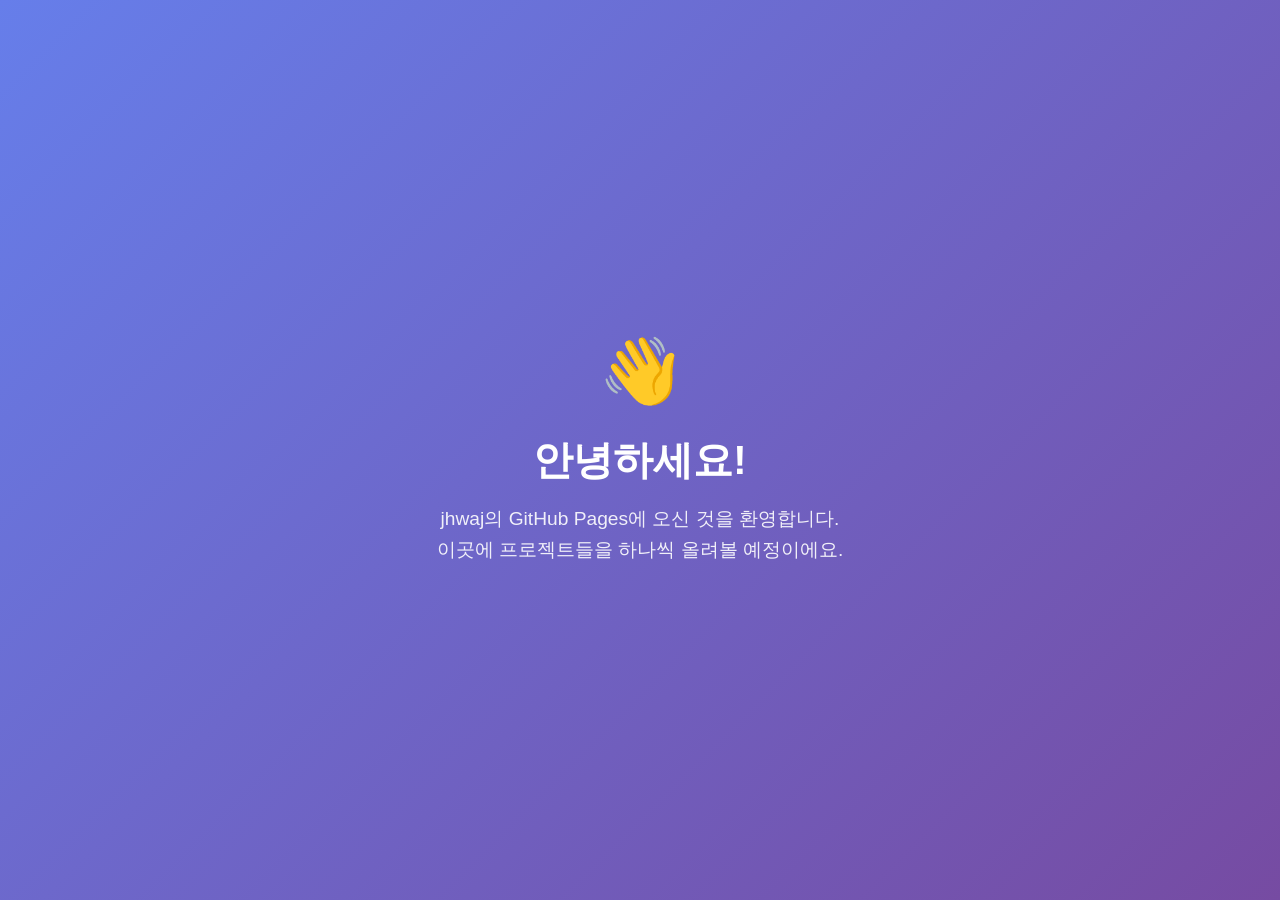
<file: index.html>
<!DOCTYPE html>
<html lang="ko">
<head>
    <meta charset="UTF-8">
    <meta name="viewport" content="width=device-width, initial-scale=1.0">
    <title>jhwaj's page</title>
    <style>
        * {
            margin: 0;
            padding: 0;
            box-sizing: border-box;
        }
        body {
            font-family: -apple-system, BlinkMacSystemFont, 'Segoe UI', sans-serif;
            min-height: 100vh;
            display: flex;
            align-items: center;
            justify-content: center;
            background: linear-gradient(135deg, #667eea 0%, #764ba2 100%);
            color: #fff;
            padding: 2rem;
        }
        .container {
            text-align: center;
            max-width: 600px;
        }
        h1 {
            font-size: 2.5rem;
            margin-bottom: 1rem;
        }
        p {
            font-size: 1.2rem;
            opacity: 0.9;
            line-height: 1.6;
        }
        .emoji {
            font-size: 4rem;
            margin-bottom: 1.5rem;
        }
    </style>
</head>
<body>
    <div class="container">
        <div class="emoji">👋</div>
        <h1>안녕하세요!</h1>
        <p>jhwaj의 GitHub Pages에 오신 것을 환영합니다.<br>이곳에 프로젝트들을 하나씩 올려볼 예정이에요.</p>
    </div>
</body>
</html>
</file>
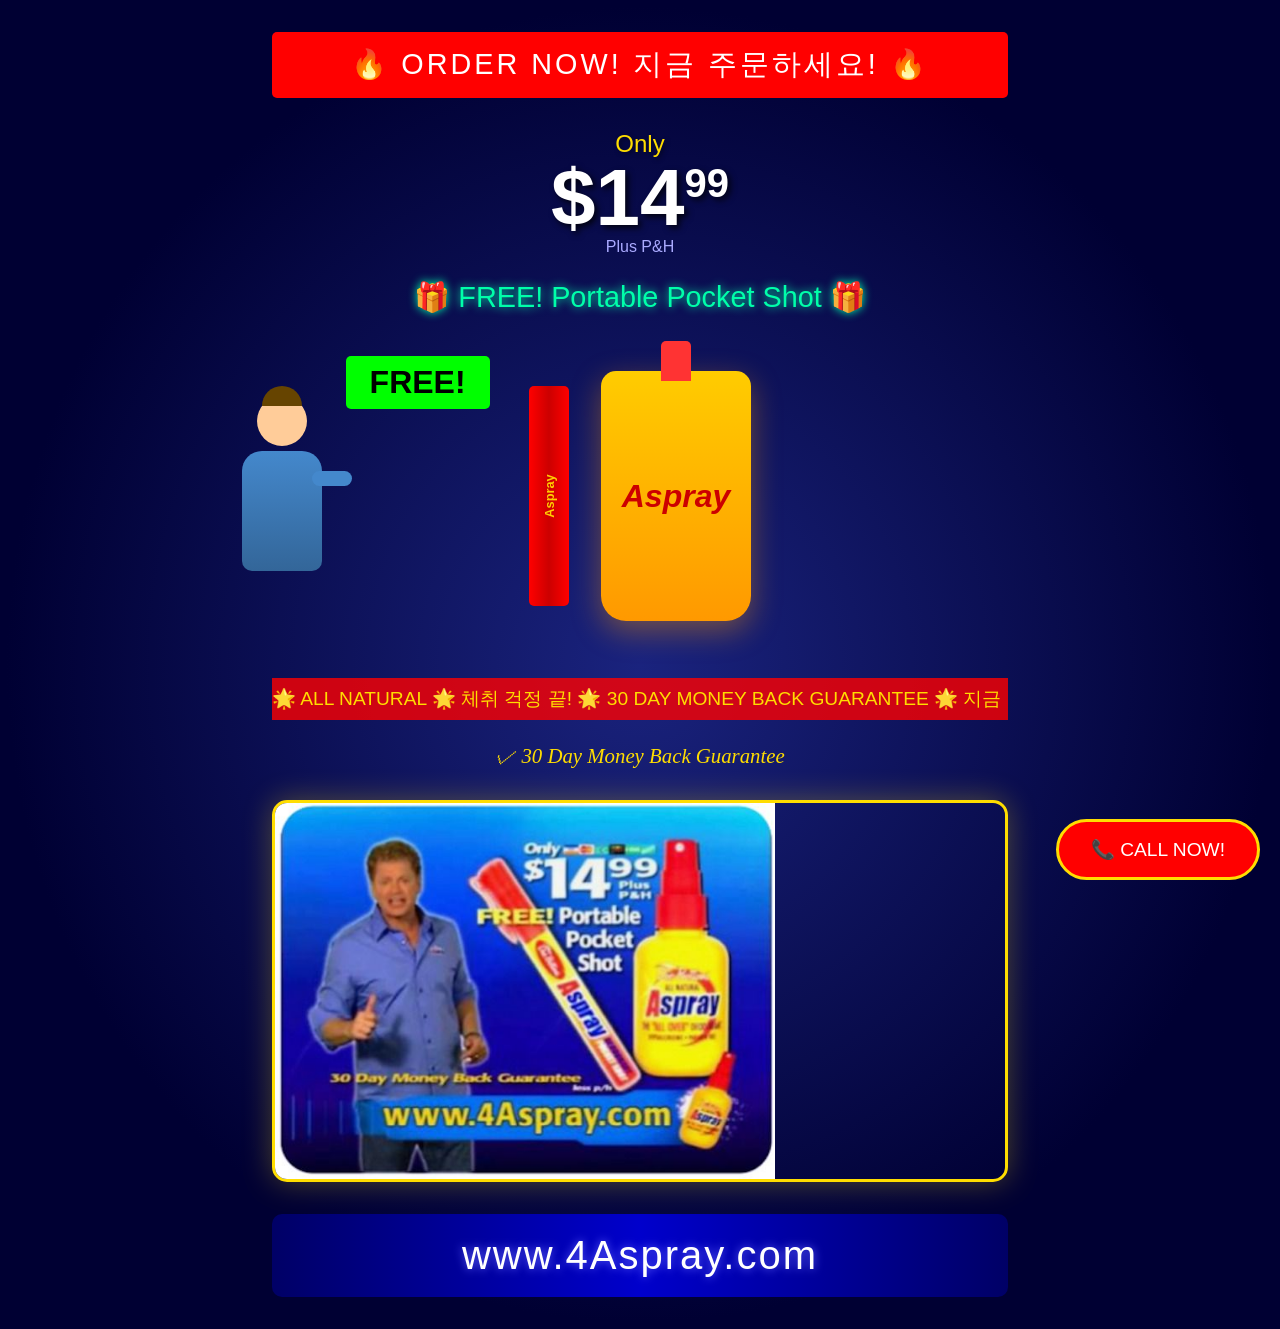
<file: aspray/index.html>
<!DOCTYPE html>
<html lang="ko">
<head>
    <meta charset="UTF-8">
    <meta name="viewport" content="width=device-width, initial-scale=1.0">
    <title>Aspray - ALL NATURAL Deodorant!</title>
    <style>
        * {
            margin: 0;
            padding: 0;
            box-sizing: border-box;
        }

        body {
            min-height: 100vh;
            background: radial-gradient(ellipse at center, #1a237e 0%, #000033 70%);
            font-family: 'Impact', 'Arial Black', sans-serif;
            overflow-x: hidden;
            display: flex;
            flex-direction: column;
            align-items: center;
            justify-content: center;
            position: relative;
        }

        /* 배경 반짝이 효과 */
        .sparkle {
            position: fixed;
            width: 4px;
            height: 4px;
            background: white;
            border-radius: 50%;
            animation: sparkle 2s infinite;
            opacity: 0;
        }

        @keyframes sparkle {
            0%, 100% { opacity: 0; transform: scale(0); }
            50% { opacity: 1; transform: scale(1); }
        }

        .container {
            position: relative;
            width: 100%;
            max-width: 800px;
            padding: 2rem;
            text-align: center;
        }

        /* 상단 배너 - BUT WAIT 스타일 */
        .top-banner {
            background: #ff0000;
            color: white;
            padding: 0.8rem 2rem;
            font-size: 1.8rem;
            letter-spacing: 3px;
            animation: bannerPulse 1s infinite;
            border-radius: 5px;
            margin-bottom: 2rem;
            text-transform: uppercase;
        }

        @keyframes bannerPulse {
            0%, 100% { transform: scale(1); background: #ff0000; }
            50% { transform: scale(1.05); background: #ff3333; }
        }

        /* 가격 섹션 */
        .price-section {
            position: relative;
            margin: 1.5rem 0;
            animation: priceSlide 1s ease-out;
        }

        @keyframes priceSlide {
            from { transform: translateX(100%); opacity: 0; }
            to { transform: translateX(0); opacity: 1; }
        }

        .price-only {
            color: #ffdd00;
            font-size: 1.5rem;
            text-shadow: 2px 2px 4px rgba(0,0,0,0.5);
        }

        .price-main {
            color: #ffffff;
            font-size: 5rem;
            font-weight: bold;
            text-shadow: 3px 3px 6px rgba(0,0,0,0.8);
            animation: priceBounce 2s infinite;
            line-height: 1;
        }

        .price-main sup {
            font-size: 2.5rem;
            vertical-align: super;
        }

        .price-sub {
            color: #aaaaff;
            font-size: 1rem;
            font-family: Arial, sans-serif;
        }

        @keyframes priceBounce {
            0%, 100% { transform: scale(1); }
            50% { transform: scale(1.1); }
        }

        /* 제품 이미지 영역 */
        .product-area {
            position: relative;
            margin: 2rem 0;
            height: 300px;
            display: flex;
            align-items: center;
            justify-content: center;
            gap: 2rem;
        }

        .product-bottle {
            width: 150px;
            height: 250px;
            background: linear-gradient(180deg, #ffcc00 0%, #ff9900 100%);
            border-radius: 15px 15px 25px 25px;
            position: relative;
            animation: bottleBounce 3s ease-in-out infinite;
            box-shadow: 0 10px 30px rgba(255, 153, 0, 0.4);
        }

        .product-bottle::before {
            content: '';
            position: absolute;
            top: -30px;
            left: 50%;
            transform: translateX(-50%);
            width: 30px;
            height: 40px;
            background: #ff3333;
            border-radius: 5px 5px 0 0;
        }

        .product-bottle::after {
            content: 'Aspray';
            position: absolute;
            top: 50%;
            left: 50%;
            transform: translate(-50%, -50%);
            font-size: 2rem;
            color: #cc0000;
            font-style: italic;
            font-weight: bold;
        }

        @keyframes bottleBounce {
            0%, 100% { transform: translateY(0) rotate(0deg); }
            25% { transform: translateY(-20px) rotate(3deg); }
            75% { transform: translateY(-10px) rotate(-3deg); }
        }

        .product-pen {
            width: 40px;
            height: 220px;
            background: linear-gradient(90deg, #ff0000 0%, #cc0000 50%, #ff0000 100%);
            border-radius: 5px;
            position: relative;
            animation: penSlide 2s ease-in-out infinite;
            transform-origin: bottom center;
        }

        .product-pen::before {
            content: 'Aspray';
            position: absolute;
            top: 50%;
            left: 50%;
            transform: translate(-50%, -50%) rotate(-90deg);
            font-size: 0.8rem;
            color: #ffcc00;
            white-space: nowrap;
            font-weight: bold;
        }

        @keyframes penSlide {
            0%, 100% { transform: rotate(-5deg); }
            50% { transform: rotate(5deg); }
        }

        /* FREE 태그 */
        .free-tag {
            position: absolute;
            top: 10px;
            left: 10%;
            background: #00ff00;
            color: #000;
            padding: 0.5rem 1.5rem;
            font-size: 2rem;
            font-weight: bold;
            border-radius: 5px;
            animation: freeFlash 0.8s infinite;
            z-index: 10;
        }

        @keyframes freeFlash {
            0%, 100% { opacity: 1; transform: scale(1) rotate(-5deg); }
            50% { opacity: 0.7; transform: scale(1.1) rotate(-5deg); }
        }

        /* Portable Pocket Shot 텍스트 */
        .bonus-text {
            color: #00ffaa;
            font-size: 1.8rem;
            text-shadow: 0 0 10px #00ffaa;
            animation: bonusGlow 1.5s infinite alternate;
            margin: 1rem 0;
        }

        @keyframes bonusGlow {
            from { text-shadow: 0 0 10px #00ffaa, 0 0 20px #00ffaa; }
            to { text-shadow: 0 0 20px #00ffaa, 0 0 40px #00ffaa, 0 0 60px #00ffaa; }
        }

        /* 30 Day Money Back */
        .guarantee {
            color: #ffdd00;
            font-size: 1.3rem;
            font-style: italic;
            font-family: 'Georgia', serif;
            margin: 1.5rem 0;
            animation: guaranteeSlide 4s infinite;
        }

        @keyframes guaranteeSlide {
            0%, 100% { transform: translateX(0); }
            25% { transform: translateX(-10px); }
            75% { transform: translateX(10px); }
        }

        /* 웹사이트 주소 하단 바 */
        .website-bar {
            background: linear-gradient(90deg, #000066, #0000cc, #000066);
            padding: 1.2rem;
            border-radius: 10px;
            margin-top: 2rem;
            animation: barGlow 2s infinite;
        }

        .website-bar a {
            color: #ffffff;
            font-size: 2.5rem;
            text-decoration: none;
            letter-spacing: 2px;
            text-shadow: 0 0 10px #6666ff;
        }

        @keyframes barGlow {
            0%, 100% { box-shadow: 0 0 10px #0000ff; }
            50% { box-shadow: 0 0 30px #3333ff, 0 0 60px #0000ff; }
        }

        /* 호스트 캐릭터 */
        .host {
            position: absolute;
            left: -50px;
            top: 50%;
            transform: translateY(-50%);
            width: 120px;
            height: 200px;
            animation: hostWave 2s infinite;
        }

        .host-body {
            width: 80px;
            height: 120px;
            background: linear-gradient(180deg, #4488cc 0%, #336699 100%);
            border-radius: 20px 20px 10px 10px;
            margin: 0 auto;
            position: relative;
        }

        .host-head {
            width: 50px;
            height: 50px;
            background: #ffcc99;
            border-radius: 50%;
            margin: 0 auto 5px;
            position: relative;
        }

        .host-head::after {
            content: '';
            position: absolute;
            top: -10px;
            left: 5px;
            width: 40px;
            height: 20px;
            background: #664400;
            border-radius: 20px 20px 0 0;
        }

        .host-arm {
            position: absolute;
            right: -30px;
            top: 20px;
            width: 40px;
            height: 15px;
            background: #4488cc;
            border-radius: 10px;
            transform-origin: left center;
            animation: armPoint 1.5s infinite;
        }

        @keyframes hostWave {
            0%, 100% { transform: translateY(-50%) translateX(0); }
            50% { transform: translateY(-50%) translateX(10px); }
        }

        @keyframes armPoint {
            0%, 100% { transform: rotate(-10deg); }
            50% { transform: rotate(20deg); }
        }

        /* 날아다니는 스타 이펙트 */
        .star {
            position: fixed;
            font-size: 2rem;
            animation: starFly 3s linear infinite;
            opacity: 0;
        }

        @keyframes starFly {
            0% { transform: translateY(100vh) rotate(0deg); opacity: 0; }
            10% { opacity: 1; }
            90% { opacity: 1; }
            100% { transform: translateY(-100vh) rotate(720deg); opacity: 0; }
        }

        /* Call Now 깜빡이 */
        .call-now {
            position: fixed;
            bottom: 20px;
            right: 20px;
            background: #ff0000;
            color: white;
            padding: 1rem 2rem;
            border-radius: 50px;
            font-size: 1.2rem;
            animation: callPulse 0.5s infinite alternate;
            cursor: pointer;
            border: 3px solid #ffdd00;
        }

        @keyframes callPulse {
            from { transform: scale(1); box-shadow: 0 0 10px #ff0000; }
            to { transform: scale(1.1); box-shadow: 0 0 30px #ff0000, 0 0 60px #ff6600; }
        }

        /* 원본 이미지 표시 */
        .original-image {
            margin-top: 2rem;
            border: 3px solid #ffdd00;
            border-radius: 15px;
            overflow: hidden;
            animation: imageFloat 4s ease-in-out infinite;
            box-shadow: 0 0 30px rgba(255, 221, 0, 0.3);
        }

        .original-image img {
            width: 100%;
            max-width: 500px;
            display: block;
        }

        @keyframes imageFloat {
            0%, 100% { transform: translateY(0) rotate(0deg); }
            50% { transform: translateY(-10px) rotate(1deg); }
        }

        /* 흘러가는 텍스트 */
        .ticker {
            width: 100%;
            overflow: hidden;
            background: rgba(255, 0, 0, 0.8);
            padding: 0.5rem 0;
            margin: 1rem 0;
        }

        .ticker-text {
            display: inline-block;
            white-space: nowrap;
            animation: ticker 15s linear infinite;
            color: #ffdd00;
            font-size: 1.2rem;
        }

        @keyframes ticker {
            from { transform: translateX(100%); }
            to { transform: translateX(-100%); }
        }

        /* 반응형 */
        @media (max-width: 600px) {
            .price-main { font-size: 3.5rem; }
            .product-area { height: 200px; flex-direction: column; gap: 1rem; }
            .product-bottle { width: 100px; height: 160px; }
            .product-pen { width: 30px; height: 150px; }
            .host { display: none; }
            .website-bar a { font-size: 1.5rem; }
        }
    </style>
</head>
<body>

    <!-- 배경 반짝이들 -->
    <div class="sparkle" style="top:10%;left:20%;animation-delay:0s;"></div>
    <div class="sparkle" style="top:30%;left:80%;animation-delay:0.5s;"></div>
    <div class="sparkle" style="top:60%;left:15%;animation-delay:1s;"></div>
    <div class="sparkle" style="top:80%;left:70%;animation-delay:1.5s;"></div>
    <div class="sparkle" style="top:20%;left:50%;animation-delay:0.3s;"></div>
    <div class="sparkle" style="top:50%;left:90%;animation-delay:0.8s;"></div>
    <div class="sparkle" style="top:70%;left:40%;animation-delay:1.2s;"></div>
    <div class="sparkle" style="top:90%;left:60%;animation-delay:1.7s;"></div>

    <!-- 날아다니는 별 -->
    <div class="star" style="left:10%;animation-delay:0s;">⭐</div>
    <div class="star" style="left:30%;animation-delay:1s;">✨</div>
    <div class="star" style="left:50%;animation-delay:2s;">⭐</div>
    <div class="star" style="left:70%;animation-delay:0.5s;">✨</div>
    <div class="star" style="left:90%;animation-delay:1.5s;">⭐</div>

    <div class="container">
        <!-- 상단 배너 -->
        <div class="top-banner">🔥 ORDER NOW! 지금 주문하세요! 🔥</div>

        <!-- 가격 -->
        <div class="price-section">
            <div class="price-only">Only</div>
            <div class="price-main">$14<sup>99</sup></div>
            <div class="price-sub">Plus P&H</div>
        </div>

        <!-- 보너스 텍스트 -->
        <div class="bonus-text">🎁 FREE! Portable Pocket Shot 🎁</div>

        <!-- 제품 영역 -->
        <div class="product-area">
            <div class="free-tag">FREE!</div>
            <div class="product-pen"></div>
            <div class="product-bottle"></div>

            <!-- 호스트 캐릭터 -->
            <div class="host">
                <div class="host-head"></div>
                <div class="host-body">
                    <div class="host-arm"></div>
                </div>
            </div>
        </div>

        <!-- 흘러가는 텍스트 -->
        <div class="ticker">
            <span class="ticker-text">
                🌟 ALL NATURAL 🌟 체취 걱정 끝! 🌟 30 DAY MONEY BACK GUARANTEE 🌟 지금 전화하세요! 🌟 ALL NATURAL 🌟 체취 걱정 끝! 🌟 30 DAY MONEY BACK GUARANTEE 🌟
            </span>
        </div>

        <!-- 보증 -->
        <div class="guarantee">✓ 30 Day Money Back Guarantee</div>

        <!-- 원본 이미지 -->
        <div class="original-image">
            <img src="original.jpg" alt="Aspray Product Ad">
        </div>

        <!-- 웹사이트 -->
        <div class="website-bar">
            <a href="#">www.4Aspray.com</a>
        </div>
    </div>

    <!-- Call Now 버튼 -->
    <div class="call-now" onclick="alert('🎉 축하합니다! 이것은 패러디 페이지입니다!')">
        📞 CALL NOW!
    </div>

    <script>
        // 추가 반짝이 동적 생성
        function createSparkle() {
            const sparkle = document.createElement('div');
            sparkle.className = 'sparkle';
            sparkle.style.top = Math.random() * 100 + '%';
            sparkle.style.left = Math.random() * 100 + '%';
            sparkle.style.animationDelay = Math.random() * 2 + 's';
            sparkle.style.width = Math.random() * 4 + 2 + 'px';
            sparkle.style.height = sparkle.style.width;
            document.body.appendChild(sparkle);

            setTimeout(() => sparkle.remove(), 3000);
        }

        setInterval(createSparkle, 300);

        // 가격 색상 변화
        const price = document.querySelector('.price-main');
        const colors = ['#ffffff', '#ffdd00', '#ff6600', '#ffffff', '#00ffaa'];
        let colorIndex = 0;

        setInterval(() => {
            price.style.color = colors[colorIndex];
            colorIndex = (colorIndex + 1) % colors.length;
        }, 800);

        // CALL NOW 버튼 위치 랜덤 이동 (가끔)
        const callBtn = document.querySelector('.call-now');
        setInterval(() => {
            if (Math.random() > 0.7) {
                callBtn.style.transform = `translate(${(Math.random()-0.5)*20}px, ${(Math.random()-0.5)*10}px)`;
            }
        }, 2000);
    </script>
</body>
</html>
</file>
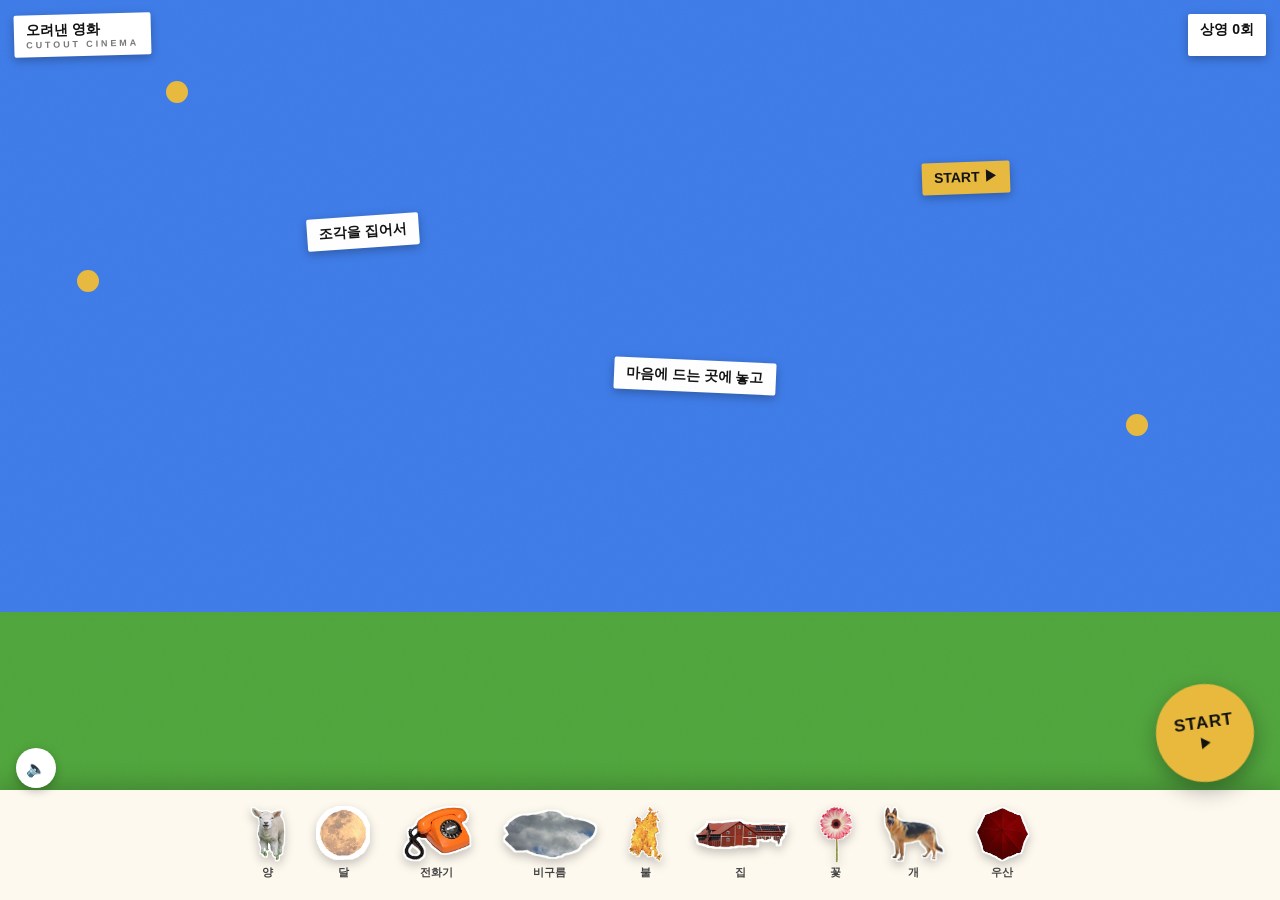
<file: cutout-cinema/index.html>
<!doctype html>
<html lang="ko">
<head>
<meta charset="utf-8">
<meta name="viewport" content="width=device-width, initial-scale=1">
<title>오려낸 영화 — CUTOUT CINEMA</title>
<meta name="description" content="조각을 골라 들판에 놓으면, 배치에 따라 매번 다른 영화가 상영되는 콜라주 시네마.">
<meta property="og:title" content="오려낸 영화 — CUTOUT CINEMA">
<meta property="og:description" content="양, 달, 불, 전화기… 조각을 배치하고 START. 예술영화·코미디·막장드라마 중 랜덤 장르로 당신만의 영화가 상영됩니다.">
<meta property="og:image" content="https://jhwaj.github.io/cutout-cinema/assets/og.png">
<meta property="og:type" content="website">
<link rel="icon" href="data:image/svg+xml,<svg xmlns='http://www.w3.org/2000/svg' viewBox='0 0 100 100'><text y='.9em' font-size='90'>🎬</text></svg>">
<link rel="stylesheet" href="style.css">
</head>
<body data-mood="day">

  <div id="sky"></div>
  <div id="grass"></div>
  <div id="rain"></div>

  <div class="dot" style="left:6%;top:30%"></div>
  <div class="dot" style="left:88%;top:46%"></div>
  <div class="dot" style="left:13%;top:9%"></div>

  <div id="hints">
    <div class="chip hint" style="left:24%;top:24%">조각을 집어서</div>
    <div class="chip hint" style="left:48%;top:40%">마음에 드는 곳에 놓고</div>
    <div class="chip hint" style="left:72%;top:18%">START ▶</div>
  </div>

  <div id="stage"></div>
  <div id="hand">✋</div>

  <div id="grain"></div>
  <div id="vignette"></div>
  <div id="lbTop"></div>
  <div id="lbBottom"></div>

  <div id="subwrap">
    <div id="subtitle"></div>
    <div id="subhint">클릭하면 다음 장면 ▸</div>
  </div>

  <button id="exitBtn" title="상영 중단">✕</button>

  <div id="ending">
    <div class="chip" id="endKicker">당신이 만든 영화</div>
    <div id="endTitle"></div>
    <div id="endEn"></div>
    <div id="endCast"></div>
    <div id="endBtns">
      <button id="btnSave">포스터 저장</button>
      <button id="btnReplay">한 번 더 보기</button>
      <button id="btnEdit">다시 배치하기</button>
    </div>
  </div>

  <div id="topbar">
    <div class="chip logo">오려낸 영화<span>CUTOUT CINEMA</span></div>
    <div class="chip" id="counter">상영 0회</div>
  </div>

  <div id="tray"></div>
  <button id="startBtn">START<span>▶</span></button>
  <button id="muteBtn" title="소리 켜기/끄기">🔈</button>

  <div id="toast" class="chip"></div>
  <canvas id="posterCanvas" hidden></canvas>

  <script src="scenarios.js"></script>
  <script src="genre-art.js"></script>
  <script src="genre-comedy.js"></script>
  <script src="genre-makjang.js"></script>
  <script src="main.js"></script>
</body>
</html>
</file>
<file: cutout-cinema/style.css>
*{margin:0;padding:0;box-sizing:border-box}

:root{
  --yellow:#E8B93D;
  --sticker:drop-shadow(2px 0 0 #fff) drop-shadow(-2px 0 0 #fff) drop-shadow(0 2px 0 #fff) drop-shadow(0 -2px 0 #fff);
}

body{
  height:100vh;overflow:hidden;user-select:none;-webkit-user-select:none;
  font-family:'Apple SD Gothic Neo',Pretendard,-apple-system,sans-serif;
  --sky:#3D7BE8;--grass:#4FA53B;
}
body[data-mood="night"]{--sky:#101A3E;--grass:#22402C}
body[data-mood="dusk"]{--sky:#C9693C;--grass:#457A38}
body[data-mood="rain"]{--sky:#5B6F95;--grass:#3E6E3B}
body[data-mood="fire"]{--sky:#7E1D10;--grass:#33251C}

#sky{position:fixed;inset:0;background:var(--sky);transition:background 1.4s ease;z-index:0}
#grass{position:fixed;left:0;right:0;top:68vh;bottom:0;background:var(--grass);transition:background 1.4s ease;z-index:1}

#rain{
  position:fixed;inset:0;z-index:2;pointer-events:none;opacity:0;transition:opacity 1.2s;
  background-image:repeating-linear-gradient(78deg,transparent 0 12px,rgba(255,255,255,.3) 12px 13px,transparent 13px 26px);
  animation:rainfall .45s linear infinite;
}
body[data-mood="rain"] #rain{opacity:.45}
@keyframes rainfall{to{background-position:-52px 110px}}

.dot{position:fixed;width:22px;height:22px;border-radius:50%;background:var(--yellow);z-index:3;pointer-events:none}

/* ── 종이 라벨 칩 ── */
.chip{
  display:inline-block;background:#fff;color:#111;font-weight:700;font-size:14px;
  padding:7px 12px;border-radius:2px;box-shadow:0 3px 10px rgba(0,0,0,.28);
}
#hints{position:fixed;inset:0;z-index:3;pointer-events:none;transition:opacity .6s}
#hints .hint{position:absolute}
#hints .hint:nth-child(1){transform:rotate(-4deg)}
#hints .hint:nth-child(2){transform:rotate(2.5deg)}
#hints .hint:nth-child(3){transform:rotate(-2deg);background:var(--yellow)}

/* ── 조각 ── */
#stage{position:fixed;inset:0;z-index:5}
.piece{
  position:absolute;transform:translate(-50%,-50%);
  height:auto;cursor:grab;touch-action:none;
  -webkit-user-drag:none;user-select:none;
  filter:var(--fx,drop-shadow(0 12px 14px rgba(0,0,0,.35)));
}
.piece.dragging{transform:translate(-50%,-50%) scale(1.12) rotate(4deg);cursor:grabbing;z-index:99}
#hand{
  position:fixed;z-index:13;display:none;pointer-events:none;
  font-size:66px;transform:translate(-50%,-50%) rotate(158deg);
  filter:drop-shadow(0 4px 8px rgba(0,0,0,.3));
}

/* ── 시네마 모드 ── */
#grain{
  position:fixed;inset:0;z-index:8;pointer-events:none;opacity:.07;transition:opacity 1s;
  background-image:url('data:image/svg+xml;utf8,<svg xmlns="http://www.w3.org/2000/svg" width="240" height="240"><filter id="n"><feTurbulence type="fractalNoise" baseFrequency="0.85" numOctaves="2"/></filter><rect width="240" height="240" filter="url(%23n)" opacity="0.55"/></svg>');
}
body.cinema #grain{opacity:.14}
#vignette{
  position:fixed;inset:0;z-index:9;pointer-events:none;opacity:0;transition:opacity 1.2s;
  background:radial-gradient(ellipse at center,transparent 52%,rgba(0,0,0,.55));
}
body.cinema #vignette{opacity:1}
#lbTop,#lbBottom{position:fixed;left:0;right:0;height:0;background:#000;z-index:10;transition:height .9s ease}
#lbTop{top:0}#lbBottom{bottom:0}
body.cinema #lbTop,body.cinema #lbBottom{height:11vh}

#subwrap{
  position:fixed;left:50%;transform:translateX(-50%);bottom:calc(11vh + 28px);
  width:min(760px,86vw);text-align:center;z-index:11;display:none;
}
body.cinema #subwrap{display:block}
#subtitle{
  color:#fff;font-size:20px;font-weight:600;line-height:1.65;min-height:1.7em;
  text-shadow:0 2px 10px rgba(0,0,0,.9),0 0 2px rgba(0,0,0,.8);
}
#subtitle.typing::after{content:'▌';opacity:.8}
#subhint{margin-top:12px;font-size:11px;color:rgba(255,255,255,.5);letter-spacing:.08em}

#exitBtn{
  position:fixed;top:16px;right:16px;z-index:16;display:none;
  width:38px;height:38px;border-radius:50%;background:transparent;color:#fff;
  border:1px solid rgba(255,255,255,.45);font-size:15px;cursor:pointer;
}
body.cinema #exitBtn{display:block}
#exitBtn:hover{background:rgba(255,255,255,.15)}

/* ── 엔딩 ── */
#ending{
  --lime:#ADE92F;
  position:fixed;inset:0;z-index:14;display:flex;flex-direction:column;
  align-items:center;justify-content:center;gap:16px;
  background:rgba(4,6,10,.92);opacity:0;pointer-events:none;transition:opacity .7s;
}
#ending.show{opacity:1;pointer-events:auto}
#endKicker{background:var(--lime);color:#000;transform:rotate(-2deg);font-size:18px}
#endTitle{color:#fff;font-weight:900;font-size:clamp(72px,13vw,150px);letter-spacing:.02em}
#endEn{color:var(--lime);font-size:24px;letter-spacing:normal;font-weight:700}
#endCast{color:#fff;font-size:18px;margin-top:12px}
#endBtns{display:flex;gap:12px;margin-top:30px}
#endBtns button{
  background:#fff;color:#000;border:none;font-weight:700;font-size:18px;
  padding:14px 24px;border-radius:2px;cursor:pointer;box-shadow:0 3px 10px rgba(0,0,0,.4);
  font-family:inherit;transition:transform .15s;
}
#endBtns button:hover{transform:translateY(-3px) rotate(-1deg)}
#btnSave{background:var(--lime) !important}

/* ── UI ── */
#topbar{
  position:fixed;top:14px;left:14px;right:14px;z-index:12;
  display:flex;justify-content:space-between;pointer-events:none;
}
.logo{transform:rotate(-1.5deg)}
.logo span{display:block;font-size:9px;letter-spacing:.32em;color:#777;font-weight:700}
body.cinema #topbar,body.cinema #hints,body.cinema .dot,
body.cinema #tray,body.cinema #startBtn{display:none}

#tray{
  position:fixed;left:0;right:0;bottom:0;z-index:12;
  display:flex;justify-content:safe center;gap:4px;padding:10px 12px 14px;
  background:#FDF9EF;box-shadow:0 -6px 20px rgba(0,0,0,.18);
  overflow-x:auto;
}
.tray-item{
  display:flex;flex-direction:column;align-items:center;gap:3px;
  padding:6px 13px;border-radius:6px;cursor:grab;touch-action:none;
}
.tray-item:hover{background:#F2E9D2}
.tray-item .te{
  height:56px;width:auto;max-width:96px;object-fit:contain;
  -webkit-user-drag:none;filter:drop-shadow(0 4px 5px rgba(0,0,0,.22));
}
.tray-item .tl{font-size:11px;font-weight:700;color:#444}

#startBtn{
  position:fixed;right:26px;bottom:118px;z-index:12;
  width:98px;height:98px;border-radius:50%;border:none;background:var(--yellow);
  color:#111;font-weight:900;font-size:17px;letter-spacing:.05em;cursor:pointer;
  box-shadow:0 8px 22px rgba(0,0,0,.32);transform:rotate(-8deg);
  font-family:inherit;transition:transform .15s;
}
#startBtn span{display:block;font-size:13px;margin-top:2px}
#startBtn:hover{transform:rotate(-8deg) scale(1.07)}

#muteBtn{
  position:fixed;left:16px;bottom:112px;z-index:16;
  width:40px;height:40px;border-radius:50%;border:none;background:#fff;
  font-size:16px;cursor:pointer;box-shadow:0 3px 10px rgba(0,0,0,.25);
}

#toast{
  position:fixed;left:50%;bottom:140px;transform:translateX(-50%) rotate(-1deg);
  z-index:20;opacity:0;pointer-events:none;transition:opacity .4s;background:var(--yellow);
}
#toast.show{opacity:1}

/* ── 장면 연출 (fx) ── */
@keyframes bob{0%,100%{transform:translate(-50%,-50%) rotate(0)}50%{transform:translate(-50%,calc(-50% - 11px)) rotate(2deg)}}
body.cinema .piece{animation:bob 3.2s ease-in-out infinite}
.piece.fx-bob2{animation:bob 1.6s ease-in-out infinite}
.piece.fx-walk{animation:walkcycle .5s ease-in-out infinite}
@keyframes walkcycle{0%,100%{transform:translate(-50%,-50%) rotate(-3.5deg)}50%{transform:translate(-50%,calc(-50% - 10px)) rotate(3.5deg)}}
.piece.fx-glow{--fx:drop-shadow(0 0 28px rgba(255,238,170,.95));animation:bob 4s ease-in-out infinite}
.piece.fx-stare{animation:stare 1.4s ease-in-out infinite}
@keyframes stare{0%,100%{transform:translate(-50%,-50%) scale(1)}50%{transform:translate(-50%,-50%) scale(1.22) rotate(-3deg)}}
.piece.fx-approach{animation:approach 3.2s ease forwards}
@keyframes approach{to{transform:translate(-50%,-30%) scale(1.55)}}
.piece.fx-drift{animation:drift 5.5s ease-in-out forwards}
@keyframes drift{to{transform:translate(calc(-50% + 170px),-50%)}}
.piece.fx-ring{animation:ring .5s ease-in-out infinite}
@keyframes ring{0%,100%{transform:translate(-50%,-50%) rotate(0)}25%{transform:translate(-50%,-50%) rotate(-10deg)}75%{transform:translate(-50%,-50%) rotate(10deg)}}
.piece.fx-flicker{animation:flicker .35s steps(2) infinite}
@keyframes flicker{0%{transform:translate(-50%,-50%) scale(1) rotate(-2deg)}100%{transform:translate(-50%,-50%) scale(1.12) rotate(2deg)}}
.piece.fx-grow{animation:grow 3.5s ease forwards}
@keyframes grow{to{transform:translate(-50%,-58%) scale(1.9)}}
.piece.fx-shake{animation:shake .4s linear infinite}
@keyframes shake{0%,100%{transform:translate(-50%,-50%)}25%{transform:translate(calc(-50% - 4px),-50%) rotate(-1.5deg)}75%{transform:translate(calc(-50% + 4px),-50%) rotate(1.5deg)}}

@media (max-width:640px){
  .piece{max-width:40vw}
  .tray-item{padding:6px 8px}
  .tray-item .te{height:38px}
  #startBtn{width:80px;height:80px;font-size:14px;bottom:104px}
}
</file>
